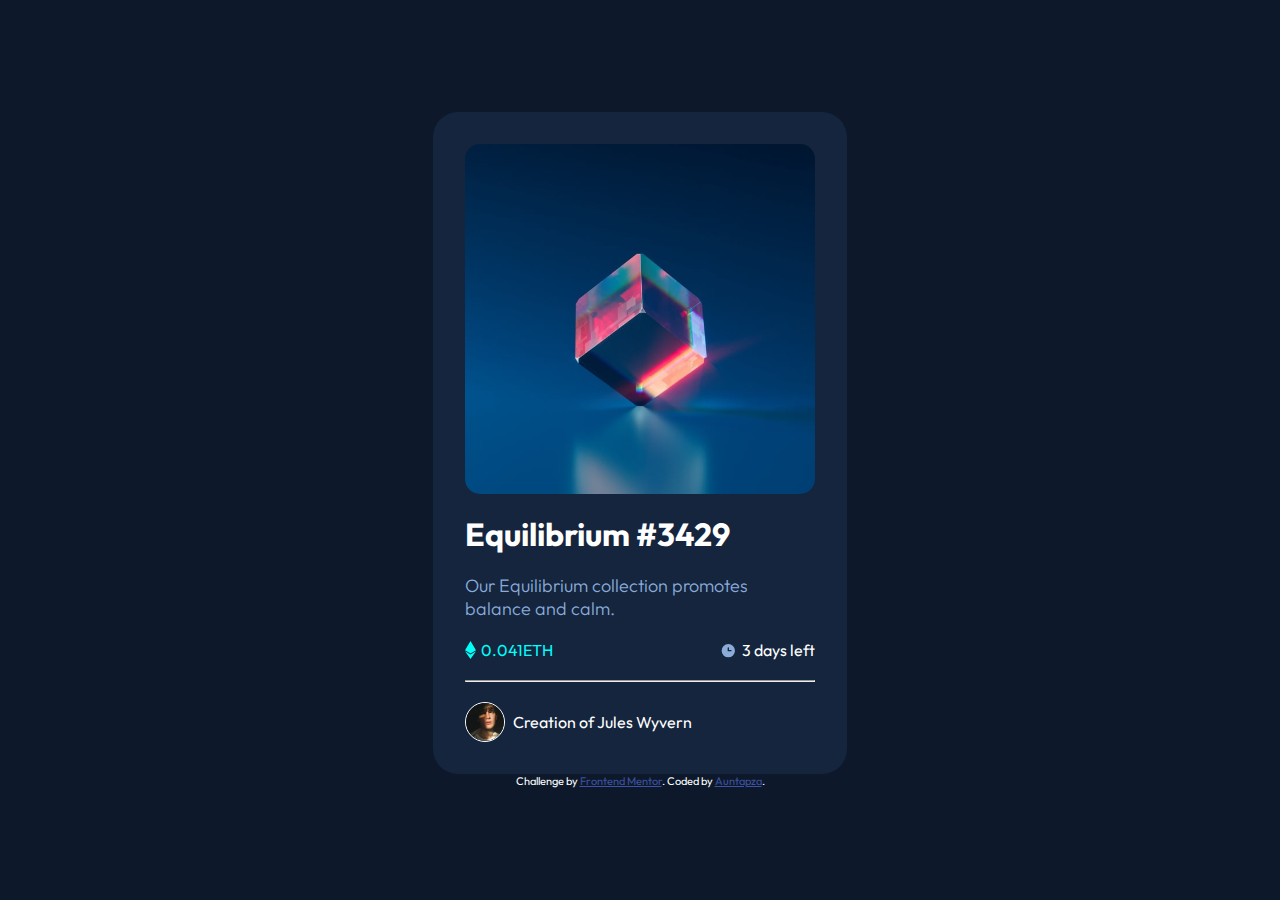
<file: index.html>
<!DOCTYPE html>
<html lang="en">
<head>
  <meta charset="UTF-8">
  <meta name="viewport" content="width=device-width, initial-scale=1.0"> <!-- displays site properly based on user's device -->

  <link rel="icon" type="image/png" sizes="32x32" href="./images/favicon-32x32.png">
  
  <title>Frontend Mentor | NFT preview card component</title>

  <!-- Feel free to remove these styles or customise in your own stylesheet 👍 -->
  <style>
    .attribution { font-size: 11px; text-align: center;color: white; }
    .attribution a { color: hsl(228, 45%, 44%); accent-color: white; }
  </style>

  <link rel="stylesheet" href="/css/style.css">
</head>
<body>

  <!-- card -->
  <div class="card">
    <img src="/images/image-equilibrium.jpg" alt="">
    <h1>Equilibrium #3429</h1>
    <p>Our Equilibrium collection promotes <br> balance and calm.</p>
    <div class="price">
      <div class="eth-price">
        <img src="/images/icon-ethereum.svg" alt="">
        <span>0.041ETH</span>
      </div>
      <div class="day">
        <img src="/images/icon-clock.svg" alt="">
        <span>3 days left</span>
      </div>
    </div>
    <hr>
    <div class="avatar">
      <img src="/images/image-avatar.png" alt="">
      <span>Creation of Jules Wyvern</span>
    </div>
  </div>

  <div class="attribution">
    Challenge by <a href="https://www.frontendmentor.io?ref=challenge" target="_blank">Frontend Mentor</a>. 
    Coded by <a href="#">Auntapza</a>.
  </div>
</body>
</html>
</file>
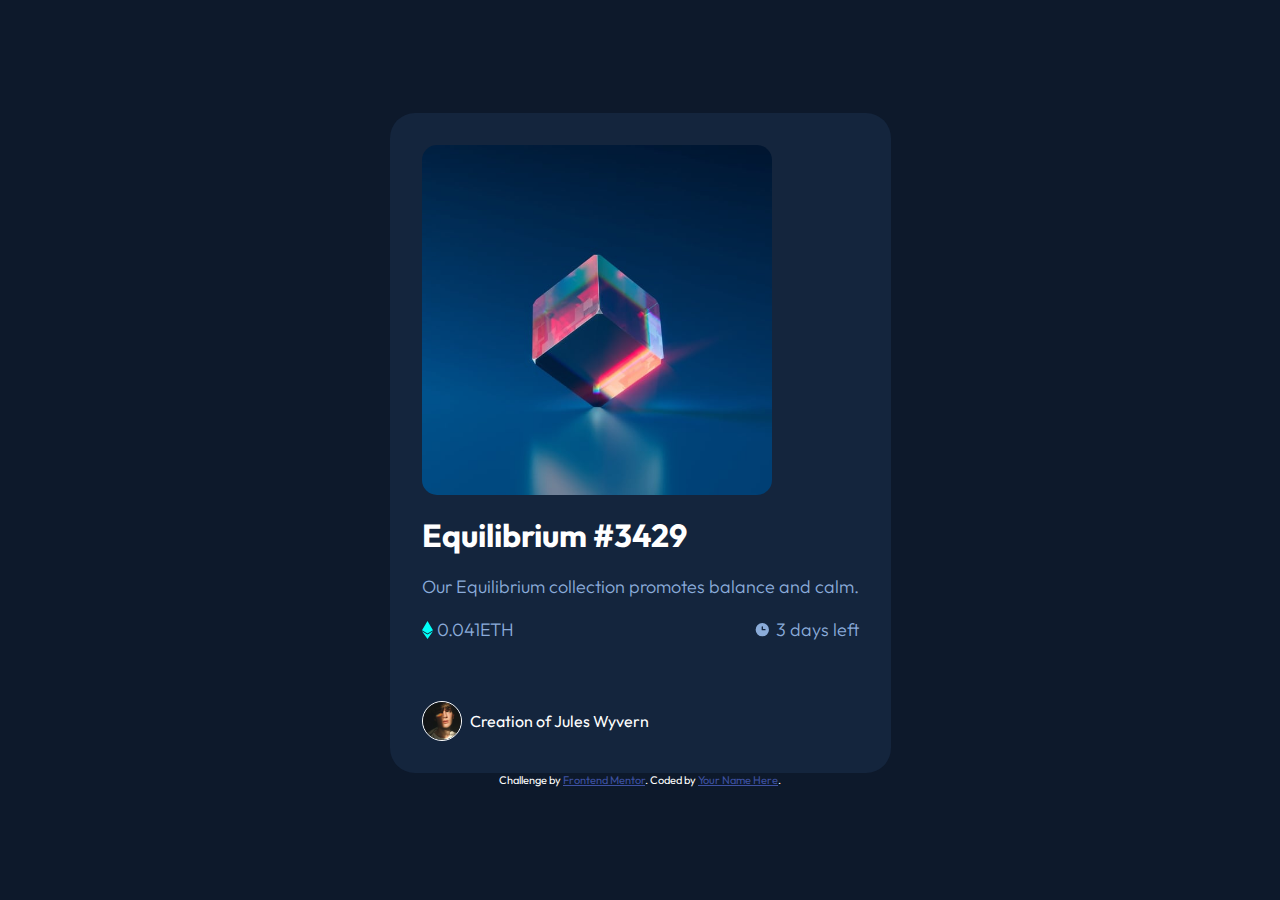
<file: nft-preview-card-component-main/index.html>
<!DOCTYPE html>
<html lang="en">
<head>
  <meta charset="UTF-8">
  <meta name="viewport" content="width=device-width, initial-scale=1.0"> <!-- displays site properly based on user's device -->

  <link rel="icon" type="image/png" sizes="32x32" href="./images/favicon-32x32.png">
  
  <title>Frontend Mentor | NFT preview card component</title>

  <!-- Feel free to remove these styles or customise in your own stylesheet 👍 -->
  <style>
    .attribution { font-size: 11px; text-align: center; }
    .attribution a { color: hsl(228, 45%, 44%); }
  </style>

  <link rel="stylesheet" href="/css/style.css">
</head>
<body>

  <!-- card -->
  <div class="card">
    <img src="/images/image-equilibrium.jpg" alt="">
    <h1>Equilibrium #3429</h1>
    <p>Our Equilibrium collection promotes balance and calm.</p>
    <div class="price">
      <div class="eth-price">
        <img src="/images/icon-ethereum.svg" alt="">
        <p>0.041ETH</p>
      </div>
      <div class="day">
        <img src="/images/icon-clock.svg" alt="">
        <p>3 days left</p>
      </div>
    </div>
    <br>
    <div class="avatar">
      <img src="/images/image-avatar.png" alt="">
      <span>Creation of Jules Wyvern</span>
    </div>
  </div>

  <div class="attribution">
    Challenge by <a href="https://www.frontendmentor.io?ref=challenge" target="_blank">Frontend Mentor</a>. 
    Coded by <a href="#">Your Name Here</a>.
  </div>
</body>
</html>
</file>
<file: css/style.css>
@import url('https://fonts.googleapis.com/css2?family=Outfit:wght@300;400;600&display=swap');

:root {
    --Softblue : hsl(215, 51%, 70%);
    --mainbg : hsl(217, 54%, 11%);
    --cardbg : hsl(216, 50%, 16%);
    --linecolor : hsl(215, 32%, 27%);
}

* {
    margin: 0;
    padding: 0;
    box-sizing: border-box;
}
body {
    font-family: 'Outfit', sans-serif;
    display: flex;
    justify-content: center;
    align-items: center;
    flex-direction: column;
    background-color: var(--mainbg);
    color: #fff;
    height: 100vh;
}

p {
    font-size: 18px;
    color: var(--Softblue);
    font-weight: 300;
}

.card {
    display: grid;
    gap: 20px;
    background-color: var(--cardbg);
    padding: 2rem;
    border-radius: 25px;
}
.card > img {
    border-radius: 15px;
    width: 350px;
}
.price {
    display: flex;
    justify-content: space-between;
}
.price .eth-price,
.price .day {
    display: flex;
    align-items: center;
    gap: .3rem;
}
.eth-price {
    color: cyan;
}
.avatar {
    display: flex;
    align-items: center;
    gap: .5rem;
    cursor: pointer;
}
.avatar img {
    width: 40px;
    border: 1px solid white;
    border-radius: 50%;
    transition: color .2s , border-color .1s;
}
.avatar:hover span {
    color: cyan;
}
.avatar:hover img {
    border-color: cyan;
}
</file>
